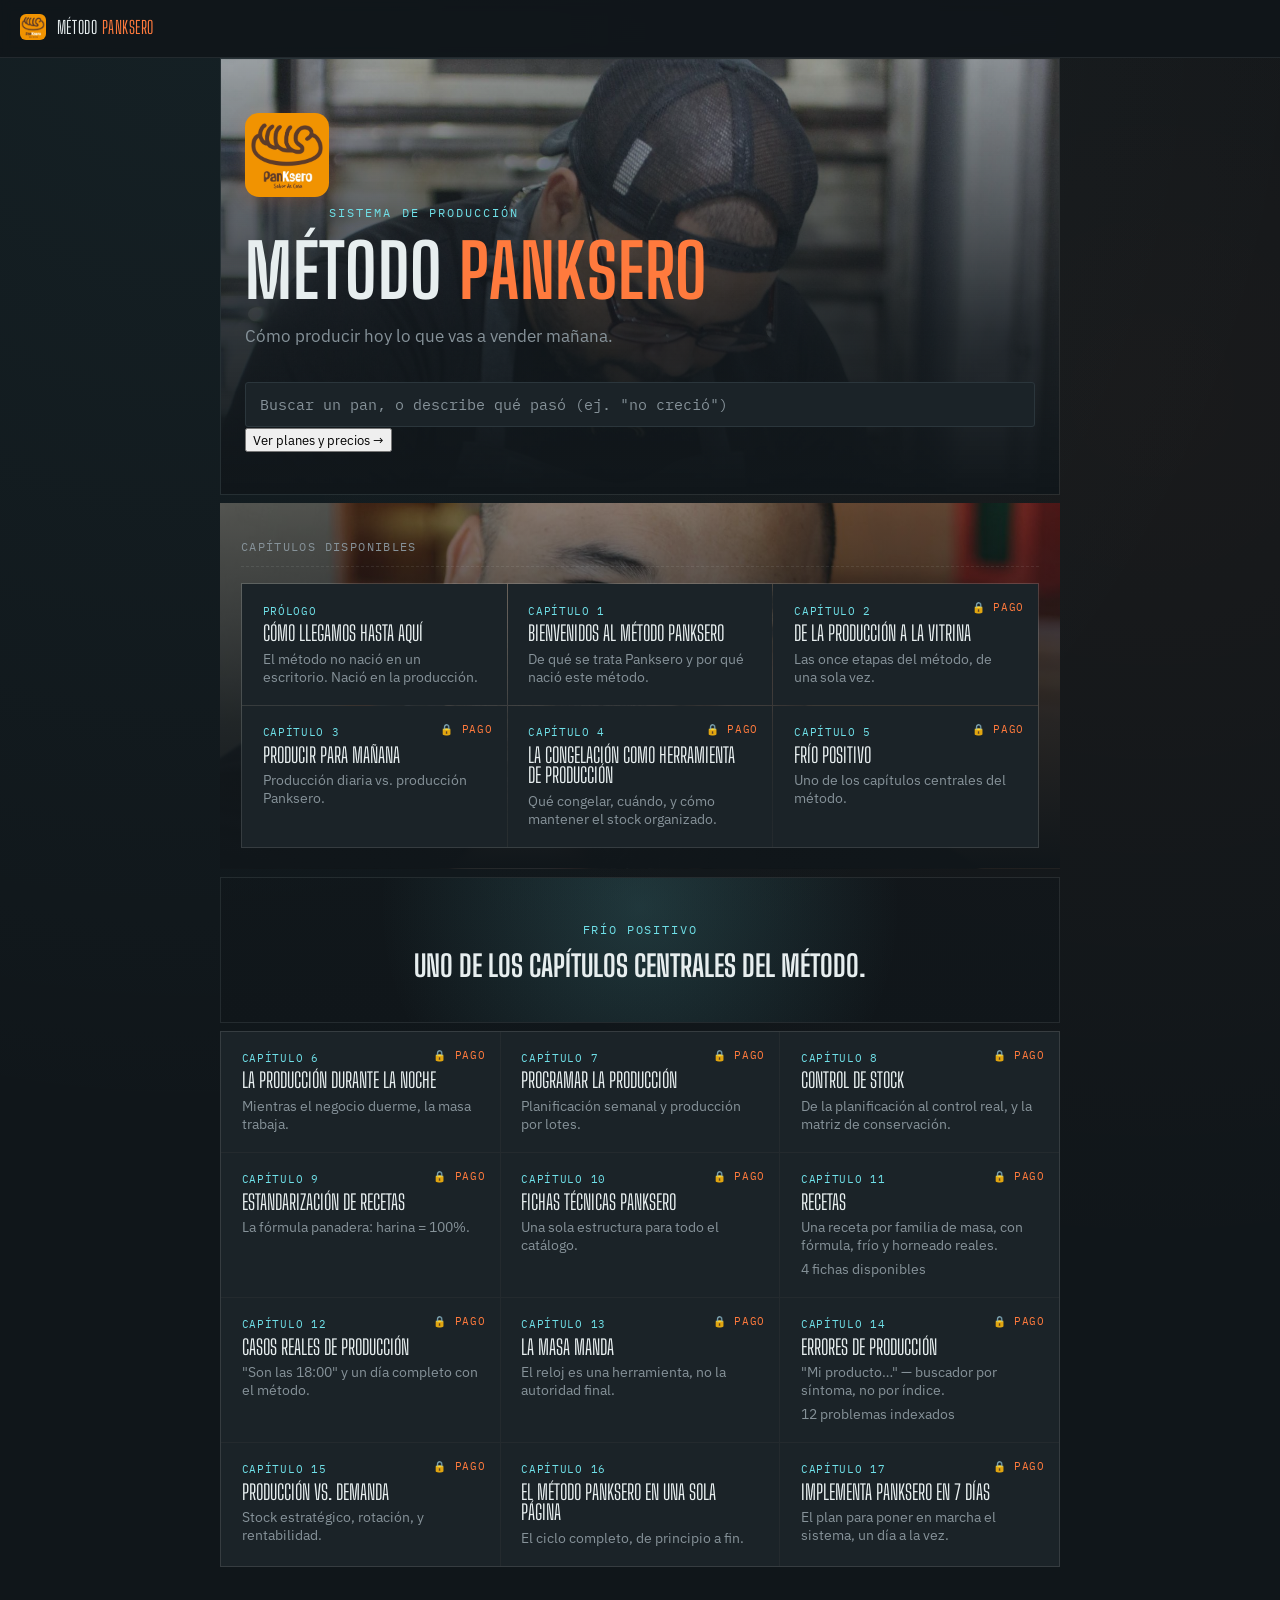
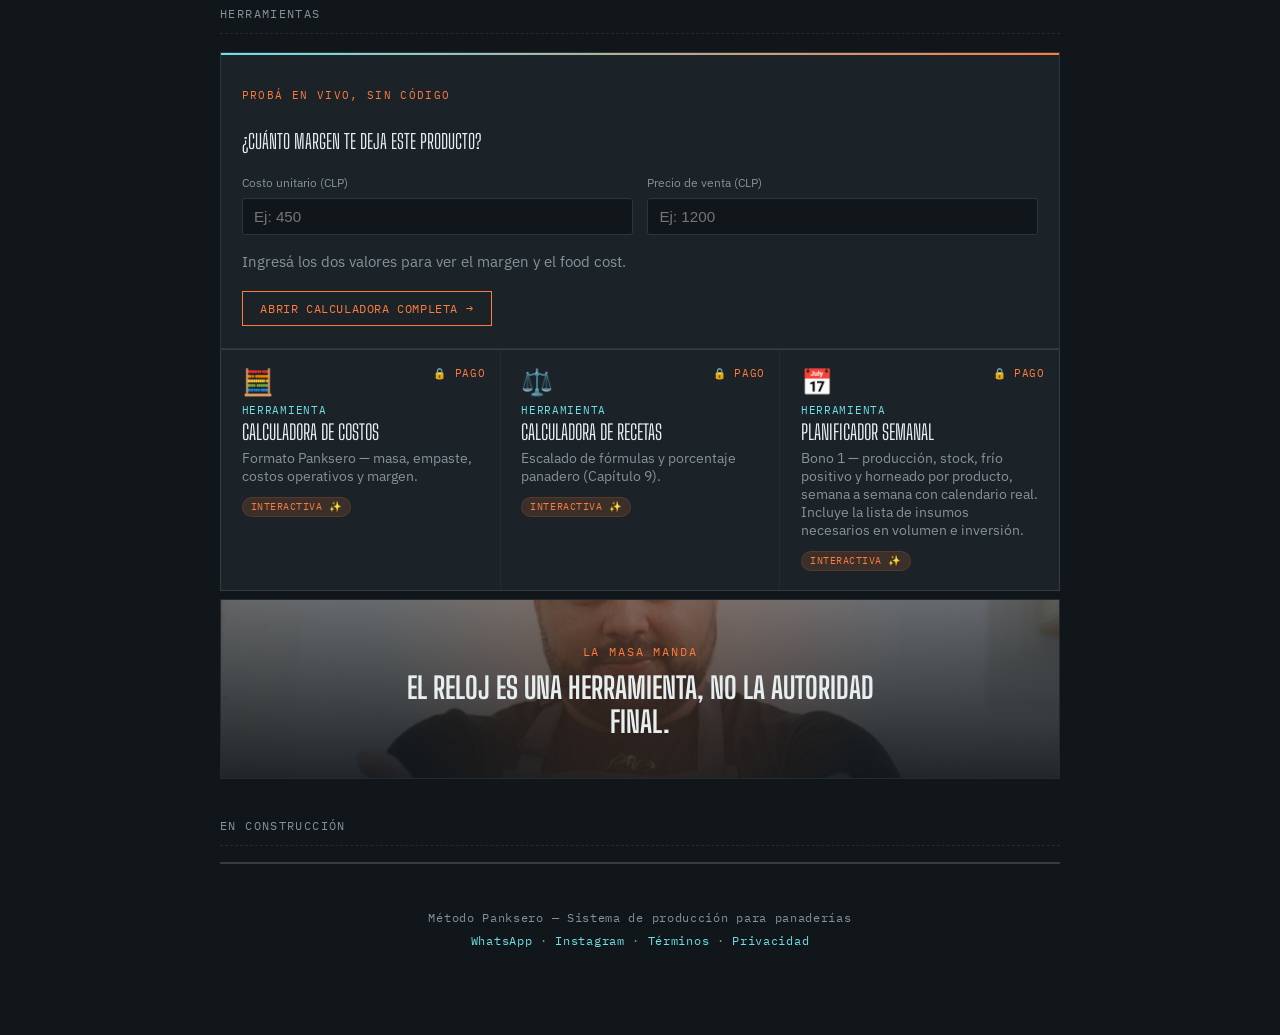
<file: index.html>
<!DOCTYPE html>
<html lang="es">
<head>
<meta charset="UTF-8">
<meta name="viewport" content="width=device-width, initial-scale=1">
<title>Método Panksero</title>
<meta name="description" content="Libro digital del método de producción con congelación y frío positivo de Panksero.">
<meta name="theme-color" content="#10161A">
<link rel="preconnect" href="https://fonts.googleapis.com">
<link rel="preconnect" href="https://fonts.gstatic.com" crossorigin>
<link href="https://fonts.googleapis.com/css2?family=Big+Shoulders+Display:wght@600;700;800&family=Big+Shoulders+Text:wght@500;600&family=IBM+Plex+Sans:wght@400;500;600&family=IBM+Plex+Mono:wght@400;500;600&display=swap" rel="stylesheet">
<link rel="icon" type="image/webp" href="logo-panksero.webp">
<link rel="stylesheet" href="style.css?v=9">
</head>
<body>

<header class="topbar">
<button class="back-btn" id="backBtn" hidden>← Volver</button>
<span class="brand"><img src="logo-panksero.webp" class="brand-logo" alt="Panksero"> Método <em>Panksero</em></span>
</header>

<main id="app" aria-live="polite"></main>

<!-- Contenido: un archivo por capítulo. Agregar uno nuevo no requiere tocar app.js -->
<script src="contenido-prologo.js?v=1"></script>
<script src="contenido-capitulo-1.js?v=2"></script>
<script src="contenido-capitulo-2.js?v=1"></script>
<script src="contenido-capitulo-3.js?v=1"></script>
<script src="contenido-capitulo-4.js?v=1"></script>
<script src="contenido-capitulo-5.js?v=1"></script>
<script src="contenido-capitulo-6.js?v=1"></script>
<script src="contenido-capitulo-7.js?v=1"></script>
<script src="contenido-capitulo-8.js?v=1"></script>
<script src="contenido-capitulo-9.js?v=1"></script>
<script src="contenido-capitulo-10.js?v=1"></script>
<script src="contenido-capitulo-11.js?v=4"></script>
<script src="contenido-capitulo-12.js?v=1"></script>
<script src="contenido-capitulo-13.js?v=1"></script>
<script src="contenido-capitulo-14.js?v=1"></script>
<script src="contenido-capitulo-15.js?v=1"></script>
<script src="contenido-capitulo-16.js?v=2"></script>
<script src="contenido-capitulo-17.js?v=1"></script>
<script src="contenido-bonos.js?v=1"></script>
<script src="herramienta-calculadora-costos.js?v=3"></script>
<script src="herramienta-calculadora-recetas.js?v=2"></script>
<script src="herramienta-planificador-semanal.js?v=3"></script>
<script src="contenido-roadmap.js?v=3"></script>
<script src="config-precios.js?v=1"></script>
<script src="config-acceso.js?v=1"></script>

<!-- Motor: no contiene contenido, solo lógica de vistas y rutas -->
<script src="app.js?v=8"></script>

</body>
</html>
</file>
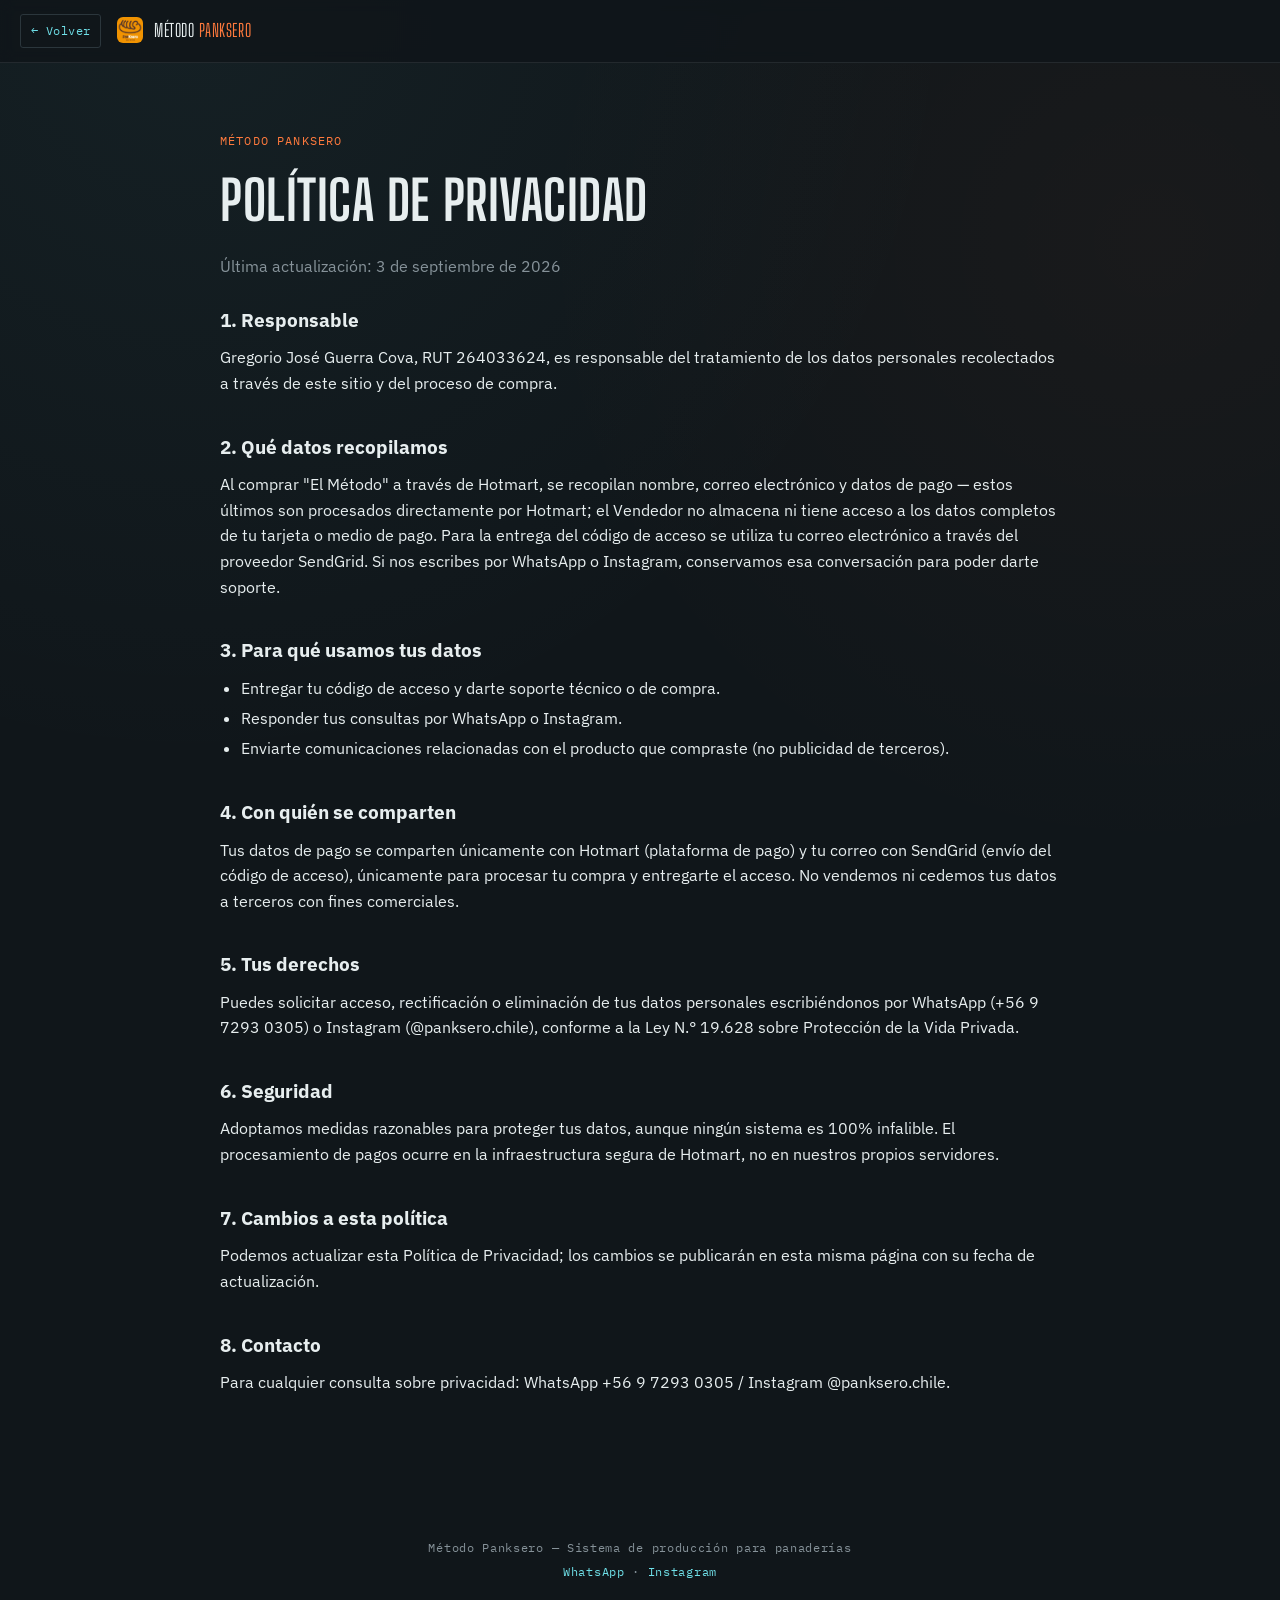
<file: privacidad.html>
<!DOCTYPE html>
<html lang="es">
<head>
<meta charset="UTF-8">
<meta name="viewport" content="width=device-width, initial-scale=1">
<title>Política de Privacidad — Método Panksero</title>
<link rel="preconnect" href="https://fonts.googleapis.com">
<link rel="preconnect" href="https://fonts.gstatic.com" crossorigin>
<link href="https://fonts.googleapis.com/css2?family=Big+Shoulders+Display:wght@600;700;800&family=IBM+Plex+Sans:wght@400;500;600&family=IBM+Plex+Mono:wght@400;500;600&display=swap" rel="stylesheet">
<link rel="icon" type="image/webp" href="logo-panksero.webp">
<link rel="stylesheet" href="style.css?v=4">
</head>
<body>

<header class="topbar">
  <a href="index.html" class="back-btn" style="text-decoration:none;">← Volver</a>
  <span class="brand"><img src="logo-panksero.webp" class="brand-logo" alt="Panksero"> Método <em>Panksero</em></span>
</header>

<main style="max-width:880px;margin:0 auto;padding:2rem 1.25rem 4rem;">
  <div class="ficha-header">
    <span class="eyebrow">Método Panksero</span>
    <h1>Política de Privacidad</h1>
    <p class="identidad">Última actualización: 3 de septiembre de 2026</p>
  </div>

  <div class="ficha-body articulo-body">
    <section>
      <h2>1. Responsable</h2>
      <p>Gregorio José Guerra Cova, RUT 264033624, es responsable del tratamiento de los datos personales recolectados a través de este sitio y del proceso de compra.</p>
    </section>

    <section>
      <h2>2. Qué datos recopilamos</h2>
      <p>Al comprar "El Método" a través de Hotmart, se recopilan nombre, correo electrónico y datos de pago — estos últimos son procesados directamente por Hotmart; el Vendedor no almacena ni tiene acceso a los datos completos de tu tarjeta o medio de pago. Para la entrega del código de acceso se utiliza tu correo electrónico a través del proveedor SendGrid. Si nos escribes por WhatsApp o Instagram, conservamos esa conversación para poder darte soporte.</p>
    </section>

    <section>
      <h2>3. Para qué usamos tus datos</h2>
      <ul>
        <li>Entregar tu código de acceso y darte soporte técnico o de compra.</li>
        <li>Responder tus consultas por WhatsApp o Instagram.</li>
        <li>Enviarte comunicaciones relacionadas con el producto que compraste (no publicidad de terceros).</li>
      </ul>
    </section>

    <section>
      <h2>4. Con quién se comparten</h2>
      <p>Tus datos de pago se comparten únicamente con Hotmart (plataforma de pago) y tu correo con SendGrid (envío del código de acceso), únicamente para procesar tu compra y entregarte el acceso. No vendemos ni cedemos tus datos a terceros con fines comerciales.</p>
    </section>

    <section>
      <h2>5. Tus derechos</h2>
      <p>Puedes solicitar acceso, rectificación o eliminación de tus datos personales escribiéndonos por WhatsApp (+56 9 7293 0305) o Instagram (@panksero.chile), conforme a la Ley N.° 19.628 sobre Protección de la Vida Privada.</p>
    </section>

    <section>
      <h2>6. Seguridad</h2>
      <p>Adoptamos medidas razonables para proteger tus datos, aunque ningún sistema es 100% infalible. El procesamiento de pagos ocurre en la infraestructura segura de Hotmart, no en nuestros propios servidores.</p>
    </section>

    <section>
      <h2>7. Cambios a esta política</h2>
      <p>Podemos actualizar esta Política de Privacidad; los cambios se publicarán en esta misma página con su fecha de actualización.</p>
    </section>

    <section>
      <h2>8. Contacto</h2>
      <p>Para cualquier consulta sobre privacidad: WhatsApp +56 9 7293 0305 / Instagram @panksero.chile.</p>
    </section>
  </div>
</main>

<footer class="credito">
  <p>Método Panksero — Sistema de producción para panaderías</p>
  <p class="credito-links"><a href="https://wa.me/56972930305" target="_blank" rel="noopener">WhatsApp</a> · <a href="https://instagram.com/panksero.chile" target="_blank" rel="noopener">Instagram</a></p>
</footer>

</body>
</html>
</file>
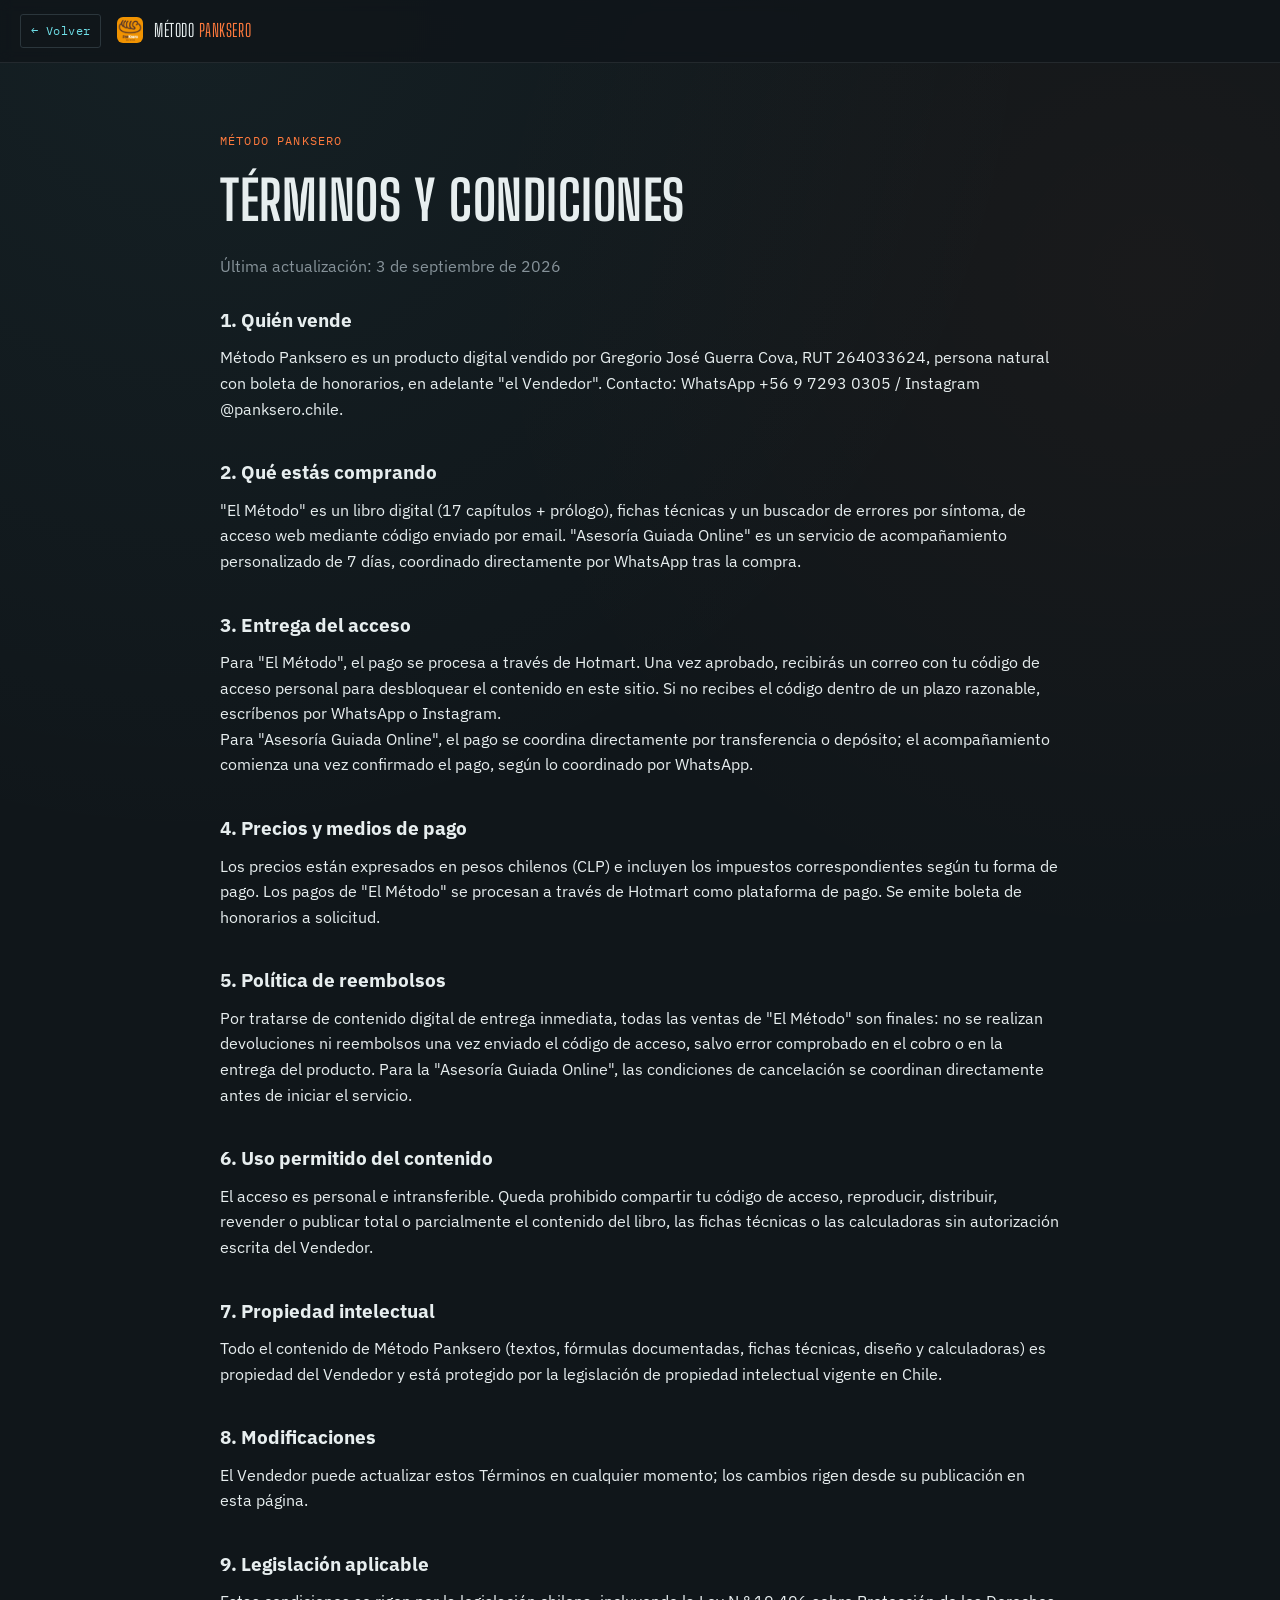
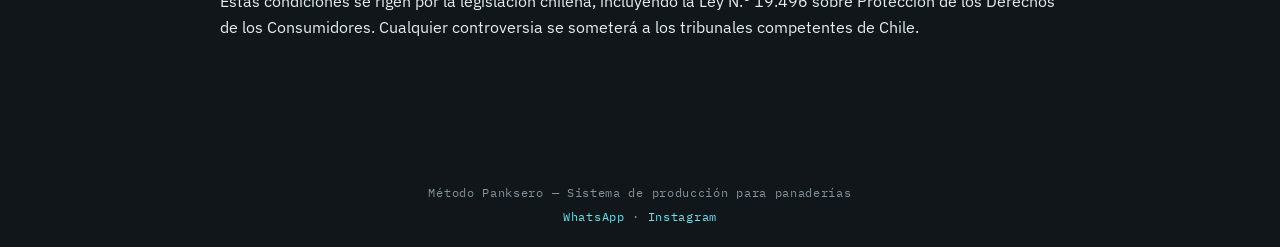
<file: terminos.html>
<!DOCTYPE html>
<html lang="es">
<head>
<meta charset="UTF-8">
<meta name="viewport" content="width=device-width, initial-scale=1">
<title>Términos y Condiciones — Método Panksero</title>
<link rel="preconnect" href="https://fonts.googleapis.com">
<link rel="preconnect" href="https://fonts.gstatic.com" crossorigin>
<link href="https://fonts.googleapis.com/css2?family=Big+Shoulders+Display:wght@600;700;800&family=IBM+Plex+Sans:wght@400;500;600&family=IBM+Plex+Mono:wght@400;500;600&display=swap" rel="stylesheet">
<link rel="icon" type="image/webp" href="logo-panksero.webp">
<link rel="stylesheet" href="style.css?v=4">
</head>
<body>

<header class="topbar">
  <a href="index.html" class="back-btn" style="text-decoration:none;">← Volver</a>
  <span class="brand"><img src="logo-panksero.webp" class="brand-logo" alt="Panksero"> Método <em>Panksero</em></span>
</header>

<main style="max-width:880px;margin:0 auto;padding:2rem 1.25rem 4rem;">
  <div class="ficha-header">
    <span class="eyebrow">Método Panksero</span>
    <h1>Términos y Condiciones</h1>
    <p class="identidad">Última actualización: 3 de septiembre de 2026</p>
  </div>

  <div class="ficha-body articulo-body">
    <section>
      <h2>1. Quién vende</h2>
      <p>Método Panksero es un producto digital vendido por Gregorio José Guerra Cova, RUT 264033624, persona natural con boleta de honorarios, en adelante "el Vendedor". Contacto: WhatsApp +56 9 7293 0305 / Instagram @panksero.chile.</p>
    </section>

    <section>
      <h2>2. Qué estás comprando</h2>
      <p>"El Método" es un libro digital (17 capítulos + prólogo), fichas técnicas y un buscador de errores por síntoma, de acceso web mediante código enviado por email. "Asesoría Guiada Online" es un servicio de acompañamiento personalizado de 7 días, coordinado directamente por WhatsApp tras la compra.</p>
    </section>

    <section>
      <h2>3. Entrega del acceso</h2>
      <p>Para "El Método", el pago se procesa a través de Hotmart. Una vez aprobado, recibirás un correo con tu código de acceso personal para desbloquear el contenido en este sitio. Si no recibes el código dentro de un plazo razonable, escríbenos por WhatsApp o Instagram.</p>
      <p>Para "Asesoría Guiada Online", el pago se coordina directamente por transferencia o depósito; el acompañamiento comienza una vez confirmado el pago, según lo coordinado por WhatsApp.</p>
    </section>

    <section>
      <h2>4. Precios y medios de pago</h2>
      <p>Los precios están expresados en pesos chilenos (CLP) e incluyen los impuestos correspondientes según tu forma de pago. Los pagos de "El Método" se procesan a través de Hotmart como plataforma de pago. Se emite boleta de honorarios a solicitud.</p>
    </section>

    <section>
      <h2>5. Política de reembolsos</h2>
      <p>Por tratarse de contenido digital de entrega inmediata, todas las ventas de "El Método" son finales: no se realizan devoluciones ni reembolsos una vez enviado el código de acceso, salvo error comprobado en el cobro o en la entrega del producto. Para la "Asesoría Guiada Online", las condiciones de cancelación se coordinan directamente antes de iniciar el servicio.</p>
    </section>

    <section>
      <h2>6. Uso permitido del contenido</h2>
      <p>El acceso es personal e intransferible. Queda prohibido compartir tu código de acceso, reproducir, distribuir, revender o publicar total o parcialmente el contenido del libro, las fichas técnicas o las calculadoras sin autorización escrita del Vendedor.</p>
    </section>

    <section>
      <h2>7. Propiedad intelectual</h2>
      <p>Todo el contenido de Método Panksero (textos, fórmulas documentadas, fichas técnicas, diseño y calculadoras) es propiedad del Vendedor y está protegido por la legislación de propiedad intelectual vigente en Chile.</p>
    </section>

    <section>
      <h2>8. Modificaciones</h2>
      <p>El Vendedor puede actualizar estos Términos en cualquier momento; los cambios rigen desde su publicación en esta página.</p>
    </section>

    <section>
      <h2>9. Legislación aplicable</h2>
      <p>Estas condiciones se rigen por la legislación chilena, incluyendo la Ley N.° 19.496 sobre Protección de los Derechos de los Consumidores. Cualquier controversia se someterá a los tribunales competentes de Chile.</p>
    </section>
  </div>
</main>

<footer class="credito">
  <p>Método Panksero — Sistema de producción para panaderías</p>
  <p class="credito-links"><a href="https://wa.me/56972930305" target="_blank" rel="noopener">WhatsApp</a> · <a href="https://instagram.com/panksero.chile" target="_blank" rel="noopener">Instagram</a></p>
</footer>

</body>
</html>
</file>
<file: style.css>
/* ============================================================
MÉTODO PANKSERO — motor visual, v2
Dirección: "turno de noche" — el obrador a las 3am, cuando
la masa trabaja sola. Dos acentos funcionales, no decorativos:
escarcha (congelación / frío positivo) y brasa (horno).
Nunca se usan intercambiados: el color dice en qué parte
del ciclo está ese dato.
============================================================ */

:root {
--noche: #10161A; /* fondo — obrador de madrugada */
--acero: #1B2328; /* paneles, tarjetas */
--acero-borde: #2B363C;
--vaho: #E7EEEF; /* texto principal — vapor sobre acero frío */
--grafito: #869299; /* texto secundario */
--escarcha: #6FE0E8; /* SOLO congelación / frío positivo */
--escarcha-tenue: rgba(111, 224, 232, 0.12);
--brasa: #FF7A3D; /* SOLO horno / calor */
--brasa-tenue: rgba(255, 122, 61, 0.14);
--linea: rgba(231, 238, 239, 0.09);
--radius: 3px;
}

* { box-sizing: border-box; }

body {
margin: 0;
background: var(--noche);
background-image:
radial-gradient(circle at 15% 0%, rgba(111,224,232,0.05), transparent 40%),
radial-gradient(circle at 90% 15%, rgba(255,122,61,0.04), transparent 35%);
color: var(--vaho);
font-family: "IBM Plex Sans", -apple-system, sans-serif;
line-height: 1.6;
-webkit-font-smoothing: antialiased;
}

h1, h2, .display {
font-family: "Big Shoulders Display", sans-serif;
font-weight: 700;
text-transform: uppercase;
letter-spacing: 0.01em;
color: var(--vaho);
margin: 0;
}

.mono, .dato .v, .stop .val, table.formula td, .recipe-num {
font-family: "IBM Plex Mono", monospace;
}

em { font-style: normal; color: var(--brasa); }

a { color: inherit; }

:focus-visible {
outline: 2px solid var(--escarcha);
outline-offset: 2px;
}

button { font-family: inherit; cursor: pointer; }

/* ---------- Barra superior ---------- */

.topbar {
position: sticky;
top: 0;
z-index: 10;
display: flex;
align-items: center;
gap: 1rem;
padding: 0.9rem 1.25rem;
background: rgba(16, 22, 26, 0.9);
backdrop-filter: blur(6px);
border-bottom: 1px solid var(--linea);
}

.back-btn {
background: none;
border: 1px solid var(--acero-borde);
border-radius: var(--radius);
font-family: "IBM Plex Mono", monospace;
font-size: 0.78rem;
letter-spacing: 0.04em;
color: var(--escarcha);
padding: 0.35rem 0.6rem;
}
.back-btn:hover { border-color: var(--escarcha); }

.brand {
font-family: "Big Shoulders Display", sans-serif;
font-size: 1.1rem;
text-transform: uppercase;
letter-spacing: 0.03em;
}

/* ---------- Layout general ---------- */

main#app {
max-width: 880px;
margin: 0 auto;
padding: 0 1.25rem 4rem;
}

/* ---------- Vista: Inicio ---------- */

.hero {
position: relative;
padding: 3.4rem 1.5rem 2.6rem;
margin: 0 0 0.5rem;
border: 1px solid var(--linea);
overflow: hidden;
isolation: isolate;
}
.hero::before {
content: "";
position: absolute;
inset: 0;
z-index: -1;
background-image:
linear-gradient(180deg, rgba(16,22,26,0.35) 0%, rgba(16,22,26,0.86) 62%, var(--noche) 100%),
url("panka-01.jpg");
background-size: cover;
background-position: center 18%;
}

.hero .eyebrow {
display: inline-block;
font-family: "IBM Plex Mono", monospace;
font-size: 0.72rem;
letter-spacing: 0.18em;
text-transform: uppercase;
color: var(--escarcha);
margin-bottom: 1rem;
}

.hero h1 {
font-size: clamp(2.8rem, 8vw, 4.6rem);
line-height: 0.92;
}

.hero p.lead {
margin-top: 1.1rem;
max-width: 46ch;
font-size: 1.05rem;
color: var(--grafito);
}

.search-row { margin-top: 2rem; display: flex; gap: 0.6rem; }

.search-row input {
flex: 1;
border: 1px solid var(--acero-borde);
background: var(--acero);
border-radius: var(--radius);
padding: 0.75rem 0.9rem;
font-size: 0.92rem;
font-family: "IBM Plex Mono", monospace;
color: var(--vaho);
}
.search-row input::placeholder { color: var(--grafito); }
.search-row input:focus { border-color: var(--escarcha); outline: none; }

.section-label {
font-family: "IBM Plex Mono", monospace;
font-size: 0.72rem;
letter-spacing: 0.12em;
text-transform: uppercase;
color: var(--grafito);
margin: 2.4rem 0 1rem;
padding-bottom: 0.6rem;
border-bottom: 1px dashed var(--linea);
}

.shelf {
display: grid;
grid-template-columns: repeat(auto-fill, minmax(230px, 1fr));
gap: 1px;
background: var(--linea);
border: 1px solid var(--linea);
}

.module-card {
text-align: left;
background: var(--acero);
border: none;
padding: 1.2rem 1.3rem;
display: flex;
flex-direction: column;
gap: 0.35rem;
position: relative;
}
.module-card:not([disabled])::before {
content: "";
position: absolute;
top: 0; left: 0;
width: 3px; height: 100%;
background: var(--escarcha);
opacity: 0;
transition: opacity 0.15s;
}
.module-card:not([disabled]):hover::before { opacity: 1; }
.module-card[disabled] { cursor: default; opacity: 0.4; }

.module-num {
font-family: "IBM Plex Mono", monospace;
font-size: 0.7rem;
letter-spacing: 0.06em;
color: var(--escarcha);
text-transform: uppercase;
}
.module-card[disabled] .module-num { color: var(--grafito); }

.module-title {
font-family: "Big Shoulders Display", sans-serif;
font-size: 1.3rem;
text-transform: uppercase;
line-height: 1;
color: var(--vaho);
}

.module-sub { font-size: 0.85rem; color: var(--grafito); }

.lock-tag {
margin-top: 0.3rem;
font-family: "IBM Plex Mono", monospace;
font-size: 0.68rem;
letter-spacing: 0.06em;
text-transform: uppercase;
color: var(--grafito);
}

/* ---------- Herramientas: resaltado interactivo ---------- */
/* Mismas tarjetas que module-card, pero con un borde degradado
   escarcha→brasa que solo aparece en hover (la herramienta "se prende")
   y un ícono que reacciona al pasar el mouse — para que se note que
   esto no es contenido para leer, es algo que se usa. */

.tool-card { overflow: hidden; transition: transform 0.18s ease, box-shadow 0.18s ease; }
.tool-card:hover { transform: translateY(-3px); box-shadow: 0 10px 26px rgba(0,0,0,0.35); }
.tool-card::after {
content: "";
position: absolute;
inset: 0;
border: 1px solid transparent;
background:
linear-gradient(var(--acero), var(--acero)) padding-box,
linear-gradient(120deg, var(--escarcha), var(--brasa)) border-box;
-webkit-mask: linear-gradient(#fff 0 0) padding-box, linear-gradient(#fff 0 0);
-webkit-mask-composite: xor;
mask-composite: exclude;
opacity: 0;
transition: opacity 0.2s;
pointer-events: none;
}
.tool-card:hover::after { opacity: 1; }

.tool-icon {
display: inline-block;
font-size: 1.6rem;
line-height: 1;
margin-bottom: 0.15rem;
transition: transform 0.2s ease;
}
.tool-card:hover .tool-icon { transform: scale(1.15) rotate(-4deg); }

.tool-chip {
margin-top: 0.4rem;
align-self: flex-start;
font-family: "IBM Plex Mono", monospace;
font-size: 0.64rem;
letter-spacing: 0.05em;
text-transform: uppercase;
color: var(--brasa);
border: 1px solid var(--brasa-tenue);
background: var(--brasa-tenue);
padding: 0.15rem 0.5rem;
border-radius: 999px;
}

/* Mini calculadora en vivo — vidriera de la calculadora de costos */
.mini-demo {
margin: 1.1rem 0 0;
padding: 1.4rem 1.3rem;
background: var(--acero);
border: 1px solid var(--acero-borde);
position: relative;
overflow: hidden;
}
.mini-demo::before {
content: "";
position: absolute;
top: 0; left: 0; right: 0;
height: 2px;
background: linear-gradient(90deg, var(--escarcha), var(--brasa));
}
.mini-demo-eyebrow {
font-family: "IBM Plex Mono", monospace;
font-size: 0.7rem;
letter-spacing: 0.12em;
text-transform: uppercase;
color: var(--brasa);
margin-bottom: 0.3rem;
}
.mini-demo-titulo {
font-family: "Big Shoulders Display", sans-serif;
font-size: 1.25rem;
text-transform: uppercase;
color: var(--vaho);
margin-bottom: 1rem;
}
.mini-demo-row { display: flex; flex-wrap: wrap; gap: 0.9rem; margin-bottom: 0.9rem; }
.mini-demo-row label {
display: flex;
flex-direction: column;
gap: 0.35rem;
font-size: 0.78rem;
color: var(--grafito);
flex: 1 1 160px;
}
.mini-demo-row input {
background: var(--noche);
border: 1px solid var(--acero-borde);
color: var(--vaho);
padding: 0.55rem 0.7rem;
font-size: 0.95rem;
border-radius: var(--radius);
}
.mini-demo-row input:focus { border-color: var(--escarcha); outline: none; }
.mini-demo-resultado {
font-size: 0.95rem;
color: var(--grafito);
margin: 0 0 1.1rem;
min-height: 1.4em;
transition: color 0.15s;
}
.mini-demo-resultado.mini-demo-ok { color: #6FE0A0; }
.mini-demo-resultado.mini-demo-medio { color: var(--brasa); }
.mini-demo-resultado.mini-demo-bajo { color: #FF6161; }
.mini-demo-cta {
background: transparent;
border: 1px solid var(--brasa);
color: var(--brasa);
font-family: "IBM Plex Mono", monospace;
font-size: 0.75rem;
letter-spacing: 0.05em;
text-transform: uppercase;
padding: 0.55rem 1.1rem;
cursor: pointer;
transition: background 0.15s, color 0.15s;
}
.mini-demo-cta:hover { background: var(--brasa); color: var(--noche); }

@media (max-width: 560px) {
.mini-demo { padding: 1.1rem 1rem; }
}

/* ---------- Vista: Módulo ---------- */

.modulo-header { padding: 2.2rem 0 1.6rem; border-bottom: 1px solid var(--linea); }
.modulo-header .eyebrow {
font-family: "IBM Plex Mono", monospace;
font-size: 0.72rem;
letter-spacing: 0.14em;
text-transform: uppercase;
color: var(--escarcha);
}
.modulo-header h1 { font-size: clamp(2.2rem, 5vw, 3rem); margin-top: 0.4rem; }
.modulo-header p { color: var(--grafito); margin-top: 0.6rem; max-width: 60ch; }

.recipe-grid {
display: grid;
grid-template-columns: repeat(auto-fill, minmax(240px, 1fr));
gap: 1px;
margin-top: 1.6rem;
background: var(--linea);
border: 1px solid var(--linea);
}

.recipe-card {
text-align: left;
background: var(--acero);
border: none;
padding: 1.1rem 1.2rem;
display: grid;
grid-template-columns: auto 1fr;
gap: 0.2rem 0.9rem;
align-items: baseline;
}
.recipe-card:hover { background: #202A30; }

.recipe-num { font-size: 1.15rem; color: var(--brasa); grid-row: 1 / 3; }

.recipe-name {
font-family: "Big Shoulders Text", "IBM Plex Sans", sans-serif;
font-weight: 600;
font-size: 1.05rem;
text-transform: uppercase;
}

.recipe-rol { font-size: 0.8rem; color: var(--grafito); }

/* ---------- Vista: Ficha ---------- */

.ficha-header { padding: 2rem 0 0.6rem; }
.ficha-header .eyebrow {
font-family: "IBM Plex Mono", monospace;
font-size: 0.72rem;
letter-spacing: 0.1em;
text-transform: uppercase;
color: var(--brasa);
}
.ficha-header h1 { font-size: clamp(2.3rem, 6vw, 3.4rem); margin-top: 0.3rem; }
.ficha-header .identidad { color: var(--grafito); margin-top: 0.6rem; max-width: 62ch; }

.datos-rapidos {
margin-top: 1.6rem;
display: grid;
grid-template-columns: repeat(auto-fit, minmax(120px, 1fr));
gap: 1px;
background: var(--linea);
border: 1px solid var(--linea);
}
.dato { background: var(--acero); padding: 0.9rem 1rem; }
.dato .k {
display: block;
font-family: "IBM Plex Mono", monospace;
font-size: 0.66rem;
letter-spacing: 0.06em;
text-transform: uppercase;
color: var(--grafito);
margin-bottom: 0.3rem;
}
.dato .v { font-weight: 600; font-size: 0.95rem; }
.dato .v.pendiente { color: var(--grafito); font-style: normal; }

/* Línea de horneado — el signature: lectura de gauge frost -> ember */
.linea-horneado { margin: 2.4rem 0 2rem; }
.linea-horneado h2 {
font-size: 0.72rem;
font-family: "IBM Plex Mono", monospace;
letter-spacing: 0.14em;
color: var(--grafito);
margin-bottom: 1.2rem;
text-transform: uppercase;
}

.ribbon { display: flex; align-items: stretch; }
.stop { flex: 1; position: relative; padding-top: 1.6rem; }
.stop:not(:last-child)::after {
content: "";
position: absolute;
top: 0.4rem;
left: 50%;
width: 100%;
height: 2px;
background: repeating-linear-gradient(90deg, var(--stop-color, var(--escarcha)) 0 6px, transparent 6px 10px);
}
.stop .dot {
position: absolute;
top: 0; left: 50%;
transform: translateX(-50%) rotate(45deg);
width: 9px; height: 9px;
background: var(--stop-color, var(--escarcha));
}
.stop .lbl {
text-align: center;
font-family: "IBM Plex Mono", monospace;
font-size: 0.68rem;
letter-spacing: 0.05em;
text-transform: uppercase;
color: var(--grafito);
}
.stop .lbl-link {
background: none;
border: none;
width: 100%;
color: var(--escarcha);
text-decoration: underline;
text-underline-offset: 2px;
padding: 0;
}
.stop .lbl-link:hover { color: var(--vaho); }

/* Artículo (capítulos de puro texto) */
nav.toc {
margin: 1.6rem 0 2rem;
padding: 1rem 1.2rem;
border: 1px solid var(--acero-borde);
background: var(--acero);
}
nav.toc ul { list-style: none; margin: 0; padding: 0; columns: 2; gap: 1.2rem; }
nav.toc li { break-inside: avoid; margin-bottom: 0.5rem; }
nav.toc a.toc-link {
font-family: "IBM Plex Mono", monospace;
font-size: 0.82rem;
color: var(--escarcha);
text-decoration: none;
}
nav.toc a.toc-link:hover { text-decoration: underline; }

.articulo-body section { margin-bottom: 2.2rem; scroll-margin-top: 5rem; }
.articulo-body section h2 {
font-family: "Big Shoulders Text", "IBM Plex Sans", sans-serif;
font-size: 1.2rem;
text-transform: none;
letter-spacing: 0;
color: var(--vaho);
margin: 0 0 0.6rem;
}
.articulo-body p { margin-bottom: 0.8rem; }

.refs { margin-top: 0.8rem; display: flex; flex-wrap: wrap; gap: 0.5rem; }
.ref-link {
display: inline-block;
font-family: "IBM Plex Mono", monospace;
font-size: 0.76rem;
padding: 0.35rem 0.6rem;
border: 1px solid var(--escarcha);
color: var(--escarcha);
background: var(--escarcha-tenue);
}
button.ref-link:hover { background: var(--escarcha); color: var(--noche); }
.ref-pendiente {
border-color: var(--acero-borde);
color: var(--grafito);
background: none;
}
.stop .val { text-align: center; font-size: 0.85rem; margin-top: 0.25rem; padding: 0 0.4rem; color: var(--vaho); }

table.formula { width: 100%; border-collapse: collapse; margin-top: 0.6rem; font-size: 0.9rem; }
table.formula th {
text-align: left;
font-family: "IBM Plex Mono", monospace;
font-size: 0.68rem;
letter-spacing: 0.06em;
text-transform: uppercase;
color: var(--grafito);
border-bottom: 1px solid var(--acero-borde);
padding: 0.5rem 0.6rem;
}
table.formula td { padding: 0.55rem 0.6rem; border-bottom: 1px solid var(--linea); }
table.formula td:last-child, table.formula th:last-child { text-align: right; }
table.formula td:first-child { font-family: "IBM Plex Sans", sans-serif; }

.ficha-body h2 {
font-family: "IBM Plex Mono", monospace;
font-size: 0.75rem;
letter-spacing: 0.1em;
text-transform: uppercase;
color: var(--brasa);
margin: 2.2rem 0 0.6rem;
}
.ficha-body p { margin: 0; color: var(--vaho); }
.ficha-body ul { margin: 0; padding-left: 1.2rem; color: var(--vaho); }
.ficha-body ul li { margin-bottom: 0.35rem; }
.ficha-body .nota {
margin-top: 2rem;
padding: 0.9rem 1.1rem;
background: var(--escarcha-tenue);
border-left: 2px solid var(--escarcha);
font-size: 0.88rem;
color: var(--vaho);
}

.badge-venta {
display: inline-block;
margin-top: 0.4rem;
font-family: "IBM Plex Mono", monospace;
font-size: 0.78rem;
padding: 0.25rem 0.7rem;
background: var(--brasa-tenue);
color: var(--brasa);
border: 1px solid var(--brasa);
border-radius: var(--radius);
}

.empty-state { padding: 4rem 1rem; text-align: center; color: var(--grafito); }

footer.credito {
text-align: center;
padding: 2.5rem 0 1rem;
font-family: "IBM Plex Mono", monospace;
font-size: 0.72rem;
letter-spacing: 0.06em;
color: var(--grafito);
}

@media (max-width: 560px) {
.hero { padding-top: 2.2rem; }
.datos-rapidos { grid-template-columns: repeat(2, 1fr); }
}

/* ---------- Fondo fotográfico: sección de capítulos ---------- */

.capitulos-fondo {
position: relative;
padding: 1.8rem 1.3rem 1.3rem;
margin: 0 0 0.5rem;
overflow: hidden;
isolation: isolate;
}
.capitulos-fondo::before {
content: "";
position: absolute;
inset: 0;
z-index: -1;
background-image:
linear-gradient(180deg, rgba(16,22,26,0.5) 0%, rgba(16,22,26,0.88) 60%, var(--noche) 100%),
url("panka-03.jpg");
background-size: cover;
background-position: center 20%;
}
.capitulos-fondo .section-label {
margin-top: 0.4rem;
}

@media (max-width: 560px) {
.capitulos-fondo { padding: 1.4rem 1rem 1rem; }
}

/* ---------- Bandas fotográficas (separadores de sección) ---------- */

.foto-banda {
position: relative;
margin: 0.5rem 0;
padding: 2.4rem 1.4rem;
text-align: center;
overflow: hidden;
border: 1px solid var(--linea);
isolation: isolate;
}
.foto-banda::before {
content: "";
position: absolute;
inset: 0;
z-index: -2;
background-size: cover;
background-position: center;
}
.foto-banda::after {
content: "";
position: absolute;
inset: 0;
z-index: -1;
}

.foto-banda-frio::before {
background-image: url("https://images.unsplash.com/photo-1644144299431-79b8f6e8b069?auto=format&fit=crop&w=1400&q=65");
background-position: center 30%;
}
.foto-banda-frio::after {
background:
radial-gradient(circle at 50% 20%, rgba(111,224,232,0.16), transparent 60%),
linear-gradient(180deg, rgba(16,22,26,0.55), rgba(16,22,26,0.9));
}
.foto-banda-frio .foto-banda-eyebrow { color: var(--escarcha); }

.foto-banda-horno::before {
background-image: url("panka-02.jpg");
background-position: center 38%;
}
.foto-banda-horno::after {
background:
radial-gradient(circle at 50% 20%, rgba(255,122,61,0.18), transparent 60%),
linear-gradient(180deg, rgba(16,22,26,0.6), rgba(16,22,26,0.92));
}
.foto-banda-horno .foto-banda-eyebrow { color: var(--brasa); }

.foto-banda-eyebrow {
display: inline-block;
font-family: "IBM Plex Mono", monospace;
font-size: 0.72rem;
letter-spacing: 0.16em;
text-transform: uppercase;
margin-bottom: 0.6rem;
}
.foto-banda-quote {
font-family: "Big Shoulders Display", sans-serif;
font-weight: 700;
font-size: clamp(1.3rem, 3.4vw, 1.85rem);
text-transform: uppercase;
line-height: 1.15;
color: var(--vaho);
max-width: 38ch;
margin: 0 auto;
}

@media (max-width: 560px) {
.foto-banda { padding: 1.9rem 1.1rem; }
}

/* ---------- Herramientas (calculadoras) ---------- */

.calc-tool { padding-top: 0.5rem; }

.calc-intro { color: var(--grafito); max-width: 60ch; margin-bottom: 1.6rem; }

.calc-section-label {
font-family: "IBM Plex Mono", monospace;
font-size: 0.72rem;
letter-spacing: 0.1em;
text-transform: uppercase;
color: var(--brasa);
margin: 1.8rem 0 0.8rem;
}

.calc-list { display: flex; flex-direction: column; gap: 0.5rem; }

.calc-row {
display: grid;
grid-template-columns: 1.4fr 1fr auto;
gap: 0.5rem;
align-items: center;
}
.calc-row-receta { grid-template-columns: 1.2fr 0.8fr auto auto; }

.calc-input {
border: 1px solid var(--acero-borde);
background: var(--acero);
color: var(--vaho);
font-family: "IBM Plex Sans", sans-serif;
font-size: 0.92rem;
padding: 0.55rem 0.7rem;
border-radius: var(--radius);
}
.calc-input:focus { border-color: var(--brasa); outline: none; }
.calc-input-num { font-family: "IBM Plex Mono", monospace; }

.calc-checkbox {
display: flex;
align-items: center;
gap: 0.4rem;
font-family: "IBM Plex Mono", monospace;
font-size: 0.78rem;
color: var(--grafito);
white-space: nowrap;
}

.calc-remove {
background: none;
border: 1px solid var(--acero-borde);
color: var(--grafito);
width: 34px;
height: 34px;
border-radius: var(--radius);
font-size: 0.9rem;
}
.calc-remove:hover { border-color: var(--brasa); color: var(--brasa); }

.calc-add {
margin-top: 0.8rem;
background: none;
border: 1px dashed var(--acero-borde);
color: var(--escarcha);
font-family: "IBM Plex Mono", monospace;
font-size: 0.85rem;
padding: 0.6rem 1rem;
width: 100%;
border-radius: var(--radius);
}
.calc-add:hover { border-color: var(--escarcha); }

.calc-params { display: flex; flex-direction: column; gap: 1rem; }
.calc-params label {
display: flex;
flex-direction: column;
gap: 0.4rem;
font-size: 0.85rem;
color: var(--grafito);
}

.calc-results {
display: grid;
grid-template-columns: repeat(auto-fit, minmax(160px, 1fr));
gap: 1px;
background: var(--linea);
border: 1px solid var(--linea);
}
.calc-result {
background: var(--acero);
padding: 0.9rem 1rem;
display: flex;
flex-direction: column;
gap: 0.3rem;
}
.calc-result .k {
font-family: "IBM Plex Mono", monospace;
font-size: 0.66rem;
letter-spacing: 0.05em;
text-transform: uppercase;
color: var(--grafito);
}
.calc-result .v { font-size: 1.15rem; font-weight: 600; }
.calc-result-highlight { background: var(--brasa-tenue); }
.calc-result-highlight .v { color: var(--brasa); }

.calc-formula-table { margin-top: 0.6rem; }
.calc-nota-verificacion {
margin-top: 1rem;
font-size: 0.82rem;
color: var(--grafito);
}

@media (max-width: 560px) {
.calc-row { grid-template-columns: 1fr auto; }
.calc-row .calc-input-nombre { grid-column: 1 / -1; }
.calc-row-receta { grid-template-columns: 1fr auto; }
.calc-row-receta .calc-input-nombre { grid-column: 1 / -1; }
}

.calc-row-costeo {
grid-template-columns: 1.3fr 0.8fr 0.8fr 0.9fr auto;
}
.calc-row-header {
font-family: "IBM Plex Mono", monospace;
font-size: 0.68rem;
letter-spacing: 0.05em;
text-transform: uppercase;
color: var(--grafito);
padding: 0 0.1rem 0.3rem;
}
.calc-costo-auto {
font-size: 0.92rem;
color: var(--escarcha);
text-align: right;
padding-right: 0.4rem;
}
.calc-params-grid { display: grid; grid-template-columns: repeat(auto-fit, minmax(180px, 1fr)); gap: 1rem; }

@media (max-width: 620px) {
.calc-row-costeo { grid-template-columns: 1fr auto; }
.calc-row-costeo .calc-input-nombre { grid-column: 1 / -1; }
.calc-row-header { display: none; }
}

.proceso-list {
margin: 0.6rem 0 0;
padding-left: 1.4rem;
counter-reset: proceso;
}
.proceso-list li {
margin-bottom: 0.9rem;
padding-left: 0.3rem;
}
.proceso-list li strong { color: var(--brasa); }

.articulo-body ul { margin: 0 0 0.8rem; padding-left: 1.3rem; }
.articulo-body ul li { margin-bottom: 0.3rem; }
.articulo-tabla { margin: 0.8rem 0 1.2rem; font-size: 0.85rem; }

/* ---------- Logo real Panksero ---------- */

.brand-logo {
width: 26px;
height: 26px;
object-fit: cover;
border-radius: 6px;
vertical-align: middle;
margin-right: 0.4rem;
position: relative;
top: -2px;
}

.hero-logo {
width: 84px;
height: 84px;
object-fit: cover;
border-radius: 14px;
margin-bottom: 1.2rem;
box-shadow: 0 4px 18px rgba(255, 122, 61, 0.18);
}

/* ---------- Oferta (precios) ---------- */

.oferta-grid {
display: grid;
grid-template-columns: repeat(auto-fit, minmax(260px, 1fr));
gap: 1px;
background: var(--linea);
border: 1px solid var(--linea);
margin-top: 1.6rem;
}

.oferta-card {
background: var(--acero);
padding: 1.6rem 1.4rem;
display: flex;
flex-direction: column;
position: relative;
}

.oferta-card-destacada { background: #202A30; }

.oferta-badge {
position: absolute;
top: -1px;
right: -1px;
background: var(--brasa);
color: var(--noche);
font-family: "IBM Plex Mono", monospace;
font-size: 0.68rem;
font-weight: 600;
letter-spacing: 0.05em;
text-transform: uppercase;
padding: 0.3rem 0.6rem;
}

.oferta-nombre {
font-family: "Big Shoulders Display", sans-serif;
font-size: 1.5rem;
text-transform: uppercase;
margin: 0 0 0.6rem;
color: var(--vaho);
}

.oferta-precio {
display: flex;
align-items: baseline;
gap: 0.5rem;
margin-bottom: 0.4rem;
}

.oferta-tipo {
font-family: "IBM Plex Mono", monospace;
font-size: 0.72rem;
letter-spacing: 0.06em;
text-transform: uppercase;
color: var(--grafito);
}

.oferta-monto {
font-size: 1.5rem;
font-weight: 600;
color: var(--escarcha);
}

.oferta-duracion {
font-size: 0.85rem;
color: var(--grafito);
margin: 0 0 0.8rem;
}

.oferta-incluye {
list-style: none;
margin: 0.8rem 0 1.4rem;
padding: 0;
flex: 1;
}

.oferta-incluye li {
padding: 0.5rem 0;
border-bottom: 1px dashed var(--linea);
font-size: 0.9rem;
color: var(--vaho);
}

.oferta-incluye li:last-child { border-bottom: none; }

.oferta-cta-link {
display: block;
text-align: center;
background: var(--brasa);
color: var(--noche);
font-family: "IBM Plex Mono", monospace;
font-size: 0.85rem;
font-weight: 600;
letter-spacing: 0.03em;
text-decoration: none;
padding: 0.8rem 1rem;
border-radius: var(--radius);
transition: opacity 0.15s;
}

.oferta-cta-link:hover { opacity: 0.85; }

.oferta-nota {
margin-top: 1.6rem;
font-size: 0.82rem;
color: var(--grafito);
max-width: 62ch;
}

.oferta-nota a { color: var(--escarcha); }

footer.credito p { margin: 0.3rem 0; }

.credito-links a {
color: var(--escarcha);
text-decoration: none;
}

.credito-links a:hover { text-decoration: underline; }

/* ---------- Muro de acceso ---------- */

.lock-tag-pago {
  position: absolute;
  top: 0.7rem;
  right: 0.9rem;
  font-family: "IBM Plex Mono", monospace;
  font-size: 0.66rem;
  color: var(--brasa);
}
.module-card { position: relative; }

.muro-link { color: var(--escarcha); text-decoration: underline; }

.muro-form {
  margin-top: 1.6rem;
  display: flex;
  flex-direction: column;
  gap: 0.9rem;
  max-width: 360px;
}
.muro-form .calc-input { padding: 0.8rem 0.9rem; font-size: 1rem; }
.muro-error { color: var(--brasa); font-size: 0.85rem; margin: 0; }

/* ---------- Planificador semanal ---------- */

.plan-semana-nav {
  display: flex;
  align-items: center;
  gap: 0.7rem;
  margin-bottom: 1.2rem;
  padding-bottom: 1rem;
  border-bottom: 1px dashed var(--linea);
  flex-wrap: wrap;
}
.plan-semana-flecha {
  background: var(--acero);
  border: 1px solid var(--acero-borde);
  color: var(--vaho);
  width: 2.1rem;
  height: 2.1rem;
  font-size: 1rem;
  cursor: pointer;
  transition: border-color 0.15s;
}
.plan-semana-flecha:hover { border-color: var(--brasa); }
.plan-semana-label {
  font-family: "Big Shoulders Display", sans-serif;
  font-size: 1.15rem;
  text-transform: uppercase;
  color: var(--vaho);
}
.plan-semana-hoy {
  margin-left: auto;
  background: transparent;
  border: 1px solid var(--acero-borde);
  color: var(--grafito);
  font-family: "IBM Plex Mono", monospace;
  font-size: 0.7rem;
  letter-spacing: 0.04em;
  text-transform: uppercase;
  padding: 0.4rem 0.7rem;
  cursor: pointer;
  transition: border-color 0.15s, color 0.15s;
}
.plan-semana-hoy:hover { border-color: var(--escarcha); color: var(--escarcha); }
.plan-dia-hoy {
  display: inline-block;
  color: var(--brasa);
  font-family: "IBM Plex Mono", monospace;
  font-size: 0.6rem;
  letter-spacing: 0.04em;
  text-transform: uppercase;
}

@media (max-width: 560px) {
  .plan-semana-label { font-size: 1rem; }
  .plan-semana-hoy { margin-left: 0; width: 100%; text-align: center; }
}

@media print {
  .plan-semana-nav { border-bottom: 1px solid #999; }
  .plan-semana-label { color: #000; }
}

.plan-toolbar { display: flex; align-items: center; gap: 0.8rem; margin-bottom: 1.6rem; flex-wrap: wrap; }
.plan-toolbar .calc-add { width: auto; padding: 0.6rem 1rem; }
.plan-guardado { color: var(--escarcha); font-size: 0.78rem; min-width: 90px; }

.plan-lista { display: flex; flex-direction: column; gap: 2rem; }

.plan-card {
  border: 1px solid var(--acero-borde);
  background: var(--acero);
  padding: 1.2rem;
}

.plan-card-header {
  display: flex;
  align-items: center;
  gap: 0.6rem;
  margin-bottom: 1rem;
}
.plan-nombre {
  font-family: "Big Shoulders Text", "IBM Plex Sans", sans-serif;
  font-weight: 600;
  font-size: 1.05rem;
  flex: 1;
}

.plan-tabla { font-size: 0.82rem; }
.plan-tabla th { text-align: center; }
.plan-tabla td { padding: 0.3rem; }
.plan-fila-label {
  font-family: "IBM Plex Mono", monospace;
  font-size: 0.72rem;
  color: var(--grafito);
  white-space: nowrap;
  text-align: left !important;
}
.plan-celda { width: 100%; padding: 0.4rem 0.3rem; text-align: center; font-size: 0.85rem; }

/* Vista de impresión: solo el consolidado, sin interfaz de la app */
@media print {
  .topbar, .no-print, .hero, .search-row, #resultadosBuscador,
  .section-label, .shelf, footer.credito, .ficha-header .eyebrow {
    display: none !important;
  }
  body { background: #fff; color: #000; }
  .plan-card { border: 1px solid #999; break-inside: avoid; page-break-inside: avoid; }
  .plan-tabla th, .plan-tabla td { color: #000; border-color: #ccc; }
  .calc-input { background: #fff; color: #000; border-color: #ccc; }
  .plan-nombre { font-size: 1.1rem; }
}

.plan-receta-select { max-width: 220px; font-size: 0.82rem; }
.plan-proyeccion { margin-top: 0.6rem; }
.plan-tabla-proyeccion td:last-child { text-align: right; color: var(--brasa); font-family: "IBM Plex Mono", monospace; }
.plan-tabla-proyeccion th:nth-child(3), .plan-tabla-proyeccion th:nth-child(4) { text-align: right; }
.plan-tabla-proyeccion td:nth-child(3) { text-align: right; }
.plan-precio-insumo { width: 100%; max-width: 110px; text-align: right; padding: 0.4rem 0.5rem; margin-left: auto; display: block; }
.plan-inversion-resumen { margin-top: 0.8rem; }

@media (max-width: 640px) {
  .plan-tabla-proyeccion { font-size: 0.78rem; }
  .plan-precio-insumo { max-width: 80px; padding: 0.3rem 0.4rem; }
}

@media print {
  .plan-tabla-proyeccion input { border: none; background: none; }
}
</file>
